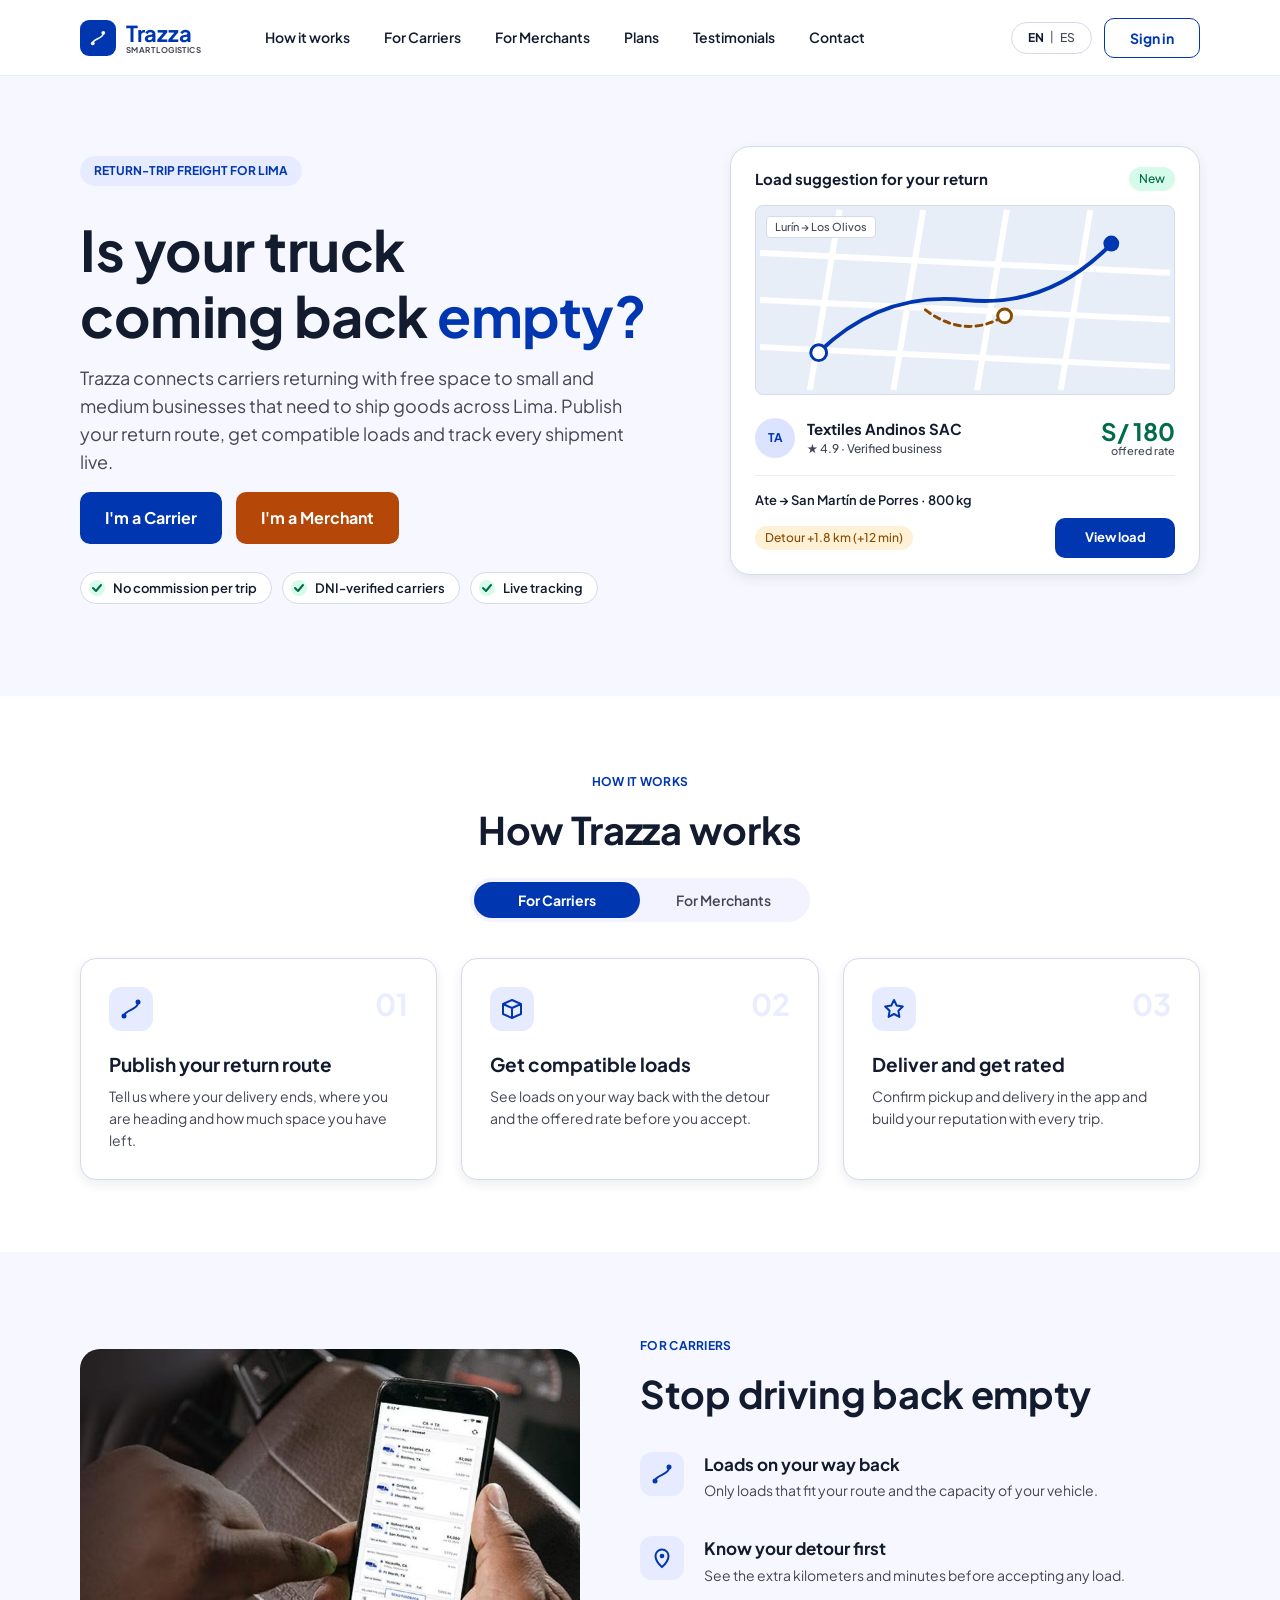
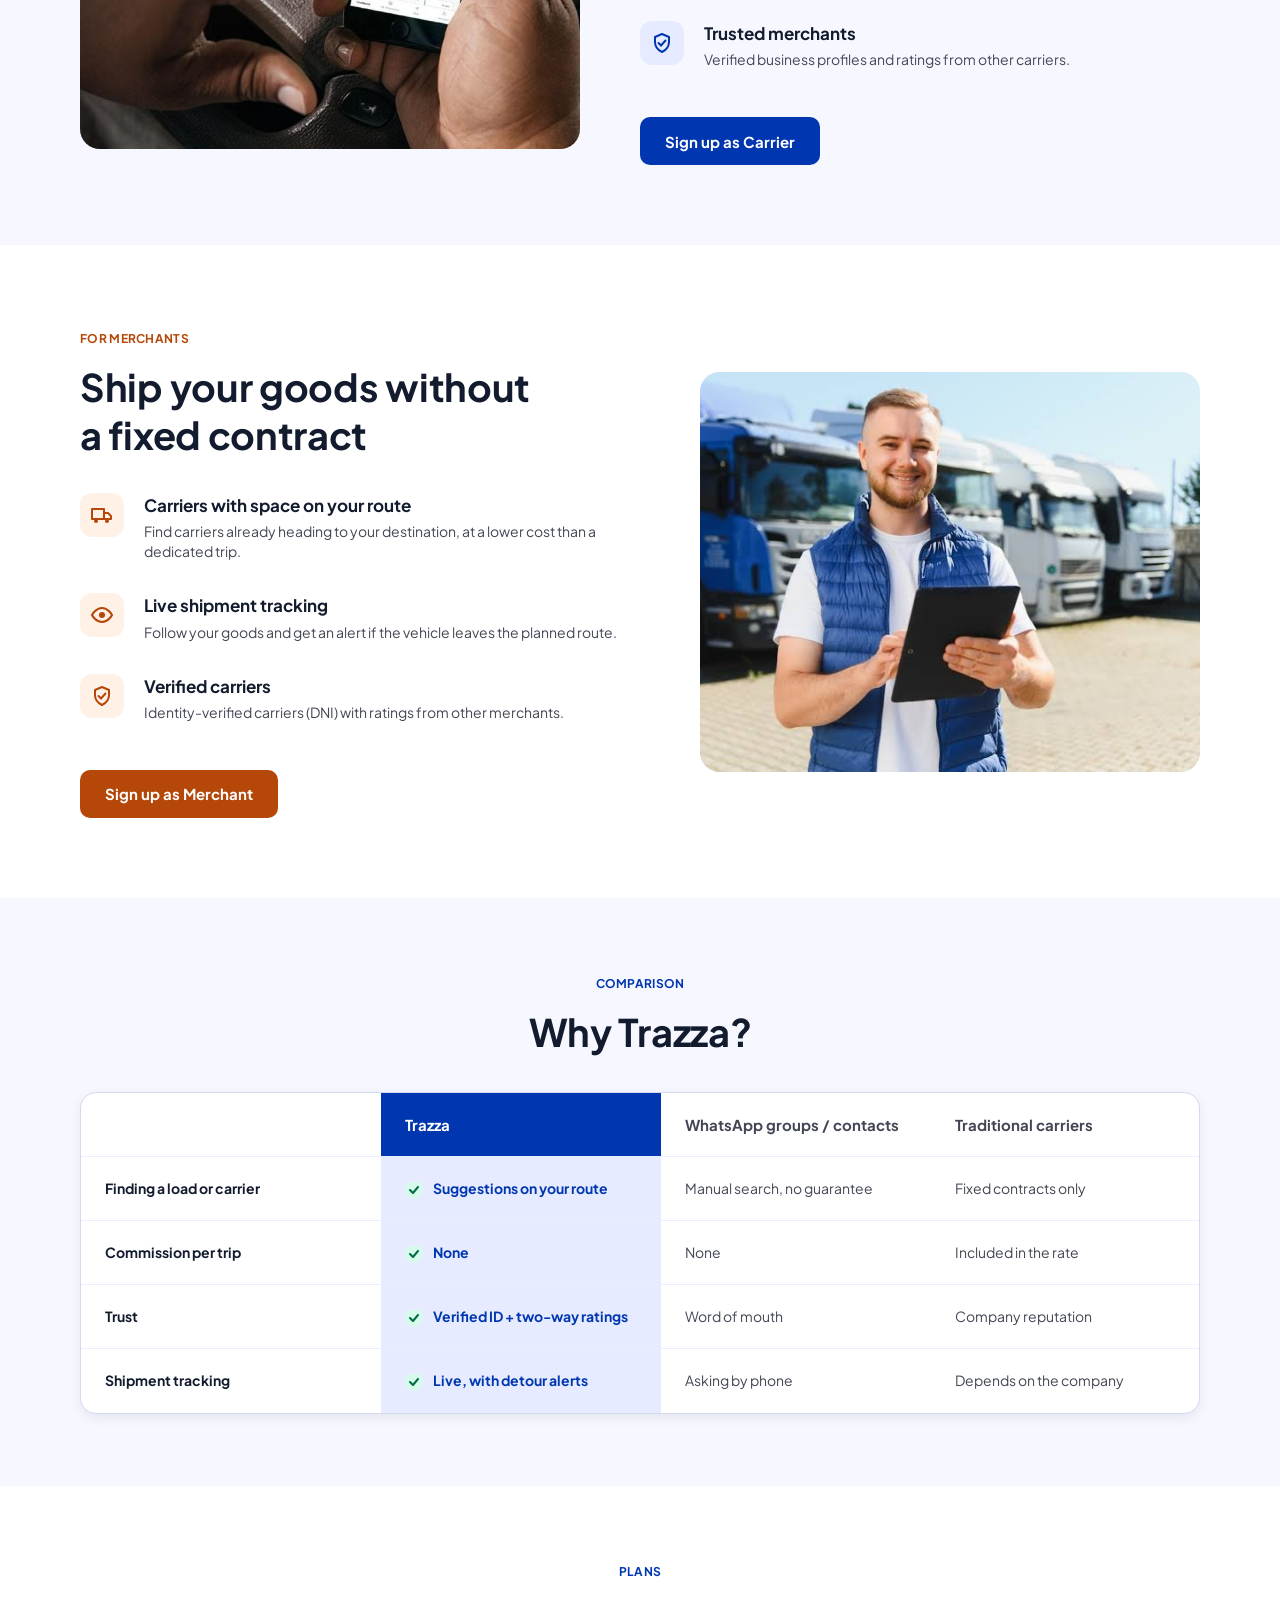
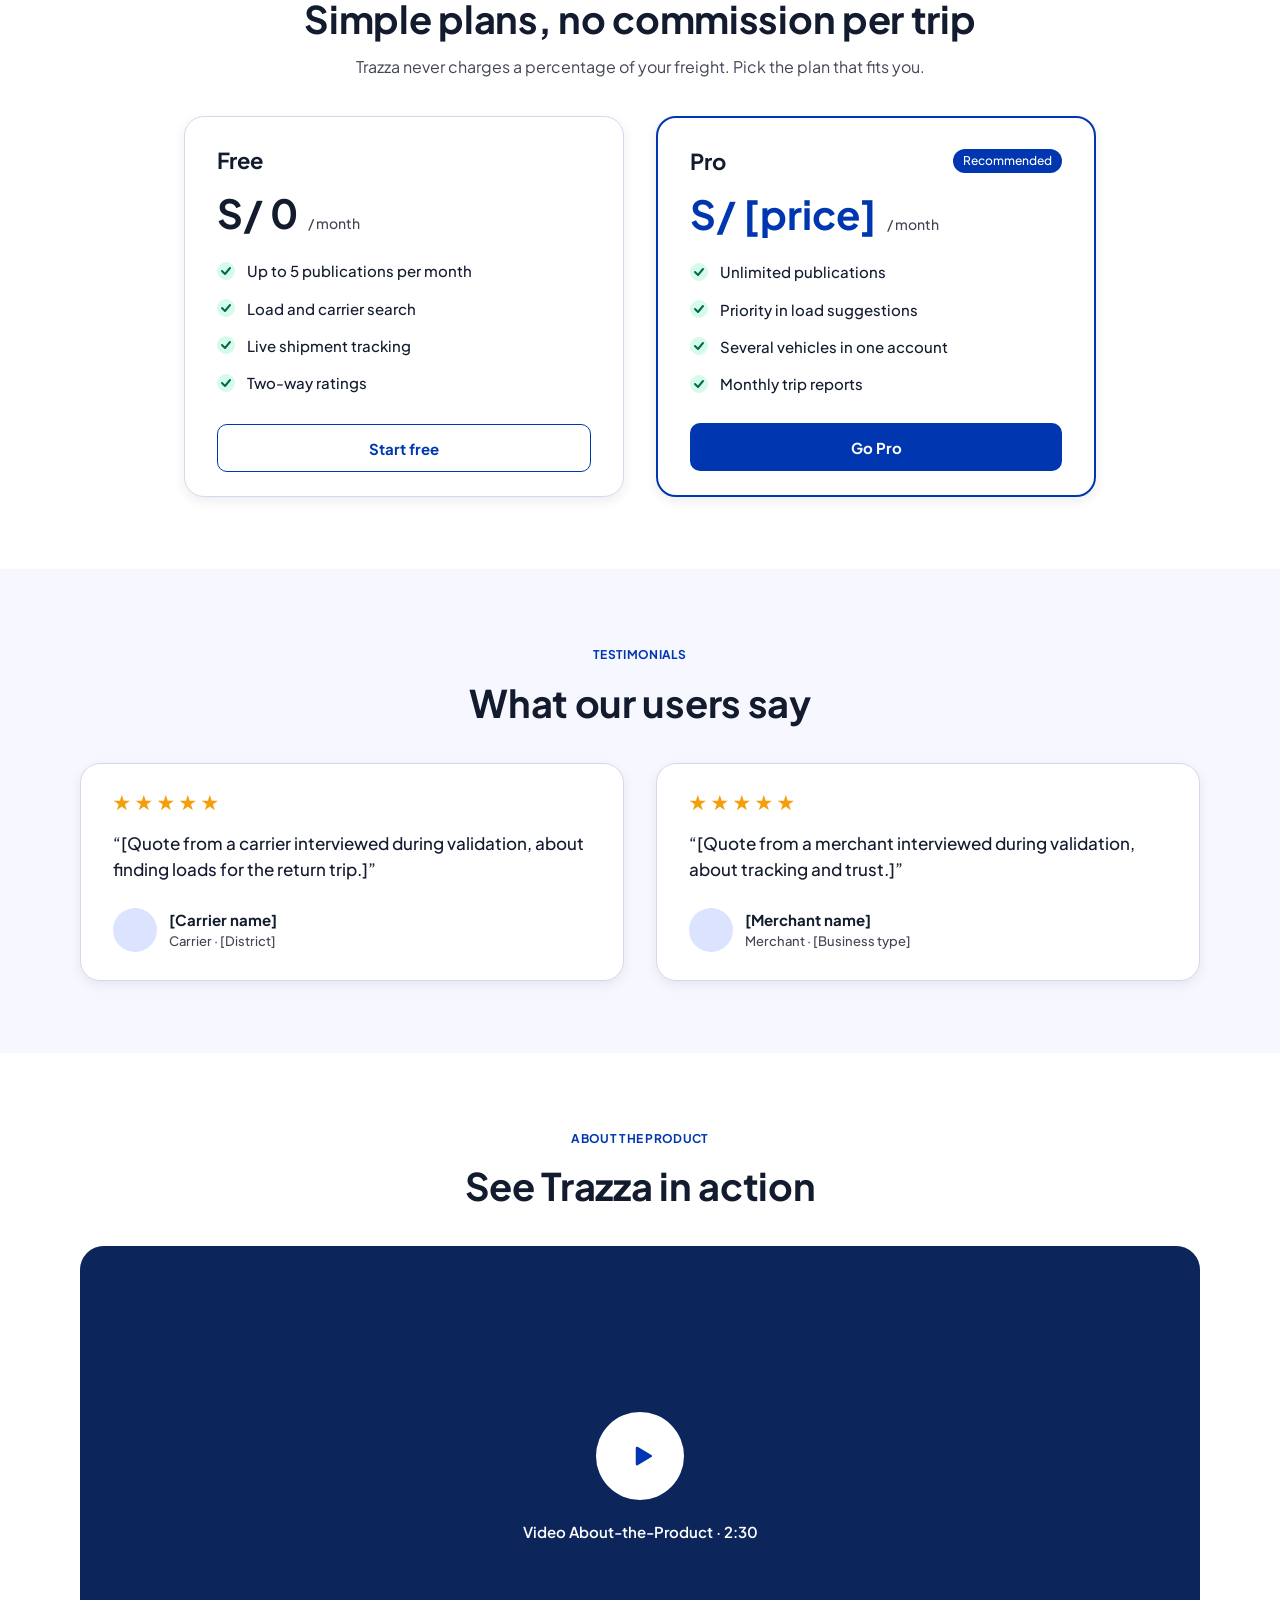
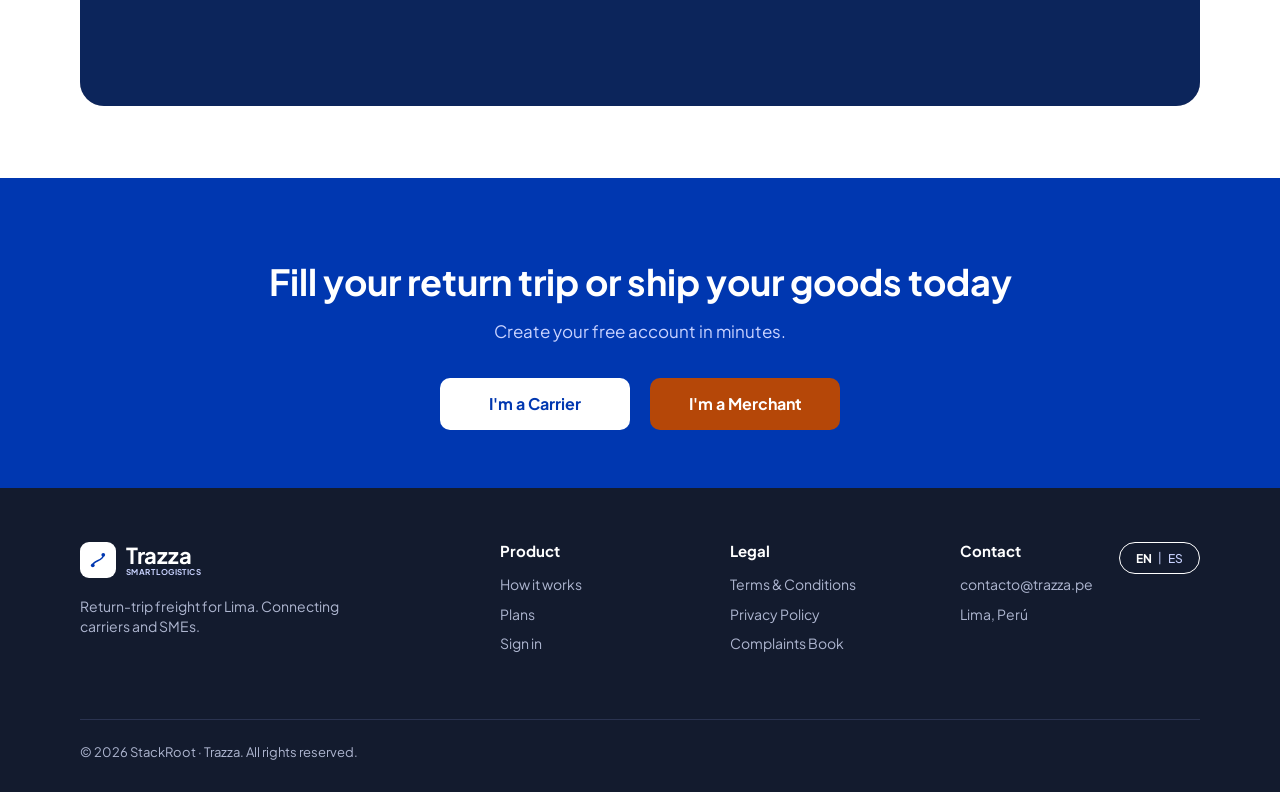
<file: index.html>
<!DOCTYPE html>
<html lang="en">
<head>
    <meta charset="UTF-8">
    <meta name="viewport" content="width=device-width, initial-scale=1.0">
    <title data-i18n="meta.title">Trazza – Return-trip freight for Lima</title>
    <meta name="description" data-i18n-attr="content:meta.description" content="Trazza connects carriers returning with free space to small and medium businesses that need to ship goods across Lima.">
    <!-- Google Fonts -->
    <link rel="preconnect" href="https://fonts.googleapis.com">
    <link rel="preconnect" href="https://fonts.gstatic.com" crossorigin>
    <link href="https://fonts.googleapis.com/css2?family=Plus+Jakarta+Sans:wght@400;500;600;700&display=swap" rel="stylesheet">
    <link rel="stylesheet" href="./styles/style.css">
</head>
<body>

    <!-- Icon sprite -->
    <svg class="icon-sprite" aria-hidden="true" focusable="false">
        <symbol id="i-route" viewBox="0 0 24 24"><path d="M5 19c0-6 14-6 14-13" fill="none" stroke="currentColor" stroke-width="2" stroke-linecap="round"/><circle cx="5" cy="19" r="2.5" fill="currentColor"/><circle cx="19" cy="5" r="2.5" fill="currentColor"/></symbol>
        <symbol id="i-box" viewBox="0 0 24 24"><path d="M3 7l9-4 9 4v10l-9 4-9-4z M3 7l9 4 9-4 M12 11v10" fill="none" stroke="currentColor" stroke-width="2" stroke-linejoin="round"/></symbol>
        <symbol id="i-star" viewBox="0 0 24 24"><path d="M12 3l2.7 5.6 6.1.9-4.4 4.3 1 6.1L12 17l-5.4 2.9 1-6.1L3.2 9.5l6.1-.9z" fill="none" stroke="currentColor" stroke-width="2" stroke-linejoin="round"/></symbol>
        <symbol id="i-pin" viewBox="0 0 24 24"><path d="M12 21s-6.5-5.7-6.5-11a6.5 6.5 0 0 1 13 0C18.5 15.3 12 21 12 21z" fill="none" stroke="currentColor" stroke-width="2"/><circle cx="12" cy="10" r="2.3" fill="currentColor"/></symbol>
        <symbol id="i-shield" viewBox="0 0 24 24"><path d="M12 3l7 3v5c0 5-3.4 8.3-7 10-3.6-1.7-7-5-7-10V6z" fill="none" stroke="currentColor" stroke-width="2" stroke-linejoin="round"/><path d="M8.5 12l2.5 2.5 4.5-5" fill="none" stroke="currentColor" stroke-width="2" stroke-linecap="round"/></symbol>
        <symbol id="i-truck" viewBox="0 0 24 24"><path d="M2 6h12v10H2zM14 10h4l3 3v3h-7z" fill="none" stroke="currentColor" stroke-width="2" stroke-linejoin="round"/><circle cx="6" cy="18" r="2" fill="currentColor"/><circle cx="17" cy="18" r="2" fill="currentColor"/></symbol>
        <symbol id="i-eye" viewBox="0 0 24 24"><path d="M2 12s3.6-7 10-7 10 7 10 7-3.6 7-10 7S2 12 2 12z" fill="none" stroke="currentColor" stroke-width="2"/><circle cx="12" cy="12" r="3" fill="currentColor"/></symbol>
        <symbol id="i-check" viewBox="0 0 16 16"><path d="M4 8l3 3 5-6" fill="none" stroke="currentColor" stroke-width="2" stroke-linecap="round" stroke-linejoin="round"/></symbol>
    </svg>

    <!-- 01 Header -->
    <nav class="navbar">
        <div class="container nav-container">
            <a href="#top" class="logo" aria-label="Trazza home" data-i18n-attr="aria-label:logo.home">
                <span class="logo-mark"><svg viewBox="0 0 24 24" aria-hidden="true"><use href="#i-route"/></svg></span>
                <span class="logo-text">
                    <span class="brand">Trazza</span>
                    <span class="slogan">SMART LOGISTICS</span>
                </span>
            </a>

            <div class="nav-menu" id="nav-menu">
                <ul class="nav-links">
                    <li><a href="#how-it-works" data-i18n="nav.how">How it works</a></li>
                    <li><a href="#carriers" data-i18n="nav.carriers">For Carriers</a></li>
                    <li><a href="#merchants" data-i18n="nav.merchants">For Merchants</a></li>
                    <li><a href="#plans" data-i18n="nav.plans">Plans</a></li>
                    <li><a href="#testimonials" data-i18n="nav.testimonials">Testimonials</a></li>
                    <li><a href="#contact" data-i18n="nav.contact">Contact</a></li>
                </ul>
                <a href="https://main.d1h7l9z3r6ucz4.amplifyapp.com" class="btn btn-outline btn-md nav-signin-mobile" data-i18n="nav.signin">Sign in</a>
            </div>

            <div class="nav-tools">
                <div class="lang-switch" role="group" aria-label="Language" data-i18n-attr="aria-label:lang.group">
                    <button type="button" data-lang="en" class="is-active" aria-pressed="true">EN</button>
                    <span aria-hidden="true">|</span>
                    <button type="button" data-lang="es" aria-pressed="false">ES</button>
                </div>
                <a href="https://main.d1h7l9z3r6ucz4.amplifyapp.com" class="btn btn-outline btn-sm nav-signin" data-i18n="nav.signin">Sign in</a>
                <button class="burger-menu" type="button" aria-label="Open menu" aria-expanded="false" aria-controls="nav-menu">
                    <span></span><span></span><span></span>
                </button>
            </div>
        </div>
    </nav>

    <main id="top">
        <!-- 02 Hero -->
        <header class="hero">
            <div class="container hero-container">
                <div class="hero-content">
                    <span class="tag-label" data-i18n="hero.tag">RETURN-TRIP FREIGHT FOR LIMA</span>
                    <h1 class="hero-title" data-i18n-html="hero.title">Is your truck<br> coming back <span>empty?</span></h1>
                    <p class="hero-desc" data-i18n-html="hero.desc">
                        Trazza connects carriers returning with free space to small and medium businesses that need to ship goods across Lima.
                        <span class="desktop-only">Publish your return route, get compatible loads and track every shipment live.</span>
                    </p>

                    <div class="hero-actions">
                        <a href="registro.html?role=carrier" class="btn btn-primary btn-lg" data-i18n="cta.carrier">I'm a Carrier</a>
                        <a href="registro.html?role=merchant" class="btn btn-secondary btn-lg" data-i18n="cta.merchant">I'm a Merchant</a>
                    </div>

                    <ul class="trust-list">
                        <li class="trust-chip"><span class="check-dot"><svg aria-hidden="true"><use href="#i-check"/></svg></span><span data-i18n="trust.commission">No commission per trip</span></li>
                        <li class="trust-chip"><span class="check-dot"><svg aria-hidden="true"><use href="#i-check"/></svg></span><span data-i18n="trust.dni">DNI-verified carriers</span></li>
                        <li class="trust-chip desktop-only"><span class="check-dot"><svg aria-hidden="true"><use href="#i-check"/></svg></span><span data-i18n="trust.tracking">Live tracking</span></li>
                    </ul>
                </div>

                <!-- Hero card / Load suggestion -->
                <div class="hero-visual">
                    <article class="load-card" aria-label="Example of a load suggestion" data-i18n-attr="aria-label:card.aria">
                        <div class="load-card-head">
                            <h2 data-i18n="card.title">Load suggestion for your return</h2>
                            <span class="chip chip-green" data-i18n="card.new">New</span>
                        </div>

                        <div class="route-map">
                            <svg viewBox="0 0 422 190" preserveAspectRatio="xMidYMid slice" aria-hidden="true">
                                <g stroke="#FFFFFF" stroke-width="6">
                                    <line x1="84.4" y1="4" x2="54.4" y2="186"/>
                                    <line x1="168.8" y1="4" x2="138.8" y2="186"/>
                                    <line x1="253.2" y1="4" x2="223.2" y2="186"/>
                                    <line x1="337.6" y1="4" x2="307.6" y2="186"/>
                                    <line x1="4" y1="47.5" x2="418" y2="67.5"/>
                                    <line x1="4" y1="95" x2="418" y2="115"/>
                                    <line x1="4" y1="142.5" x2="418" y2="162.5"/>
                                </g>
                                <path d="M63 148 Q 127 86 211 95 T 359 38" stroke="#0037B0" stroke-width="4" fill="none" stroke-linecap="round" stroke-linejoin="round"/>
                                <circle cx="63.3" cy="148.2" r="8" fill="#FFFFFF" stroke="#0037B0" stroke-width="3"/>
                                <circle cx="358.7" cy="38" r="8" fill="#0037B0"/>
                                <path d="M171 105 q 40 30 80 6" stroke="#8A4B00" stroke-width="3" fill="none" stroke-linecap="round" stroke-linejoin="round" stroke-dasharray="6 5"/>
                                <circle cx="251" cy="111" r="7" fill="#FFFFFF" stroke="#8A4B00" stroke-width="3"/>
                            </svg>
                            <span class="route-label">Lurín → Los Olivos</span>
                        </div>

                        <div class="load-merchant">
                            <span class="avatar">TA</span>
                            <div class="load-merchant-info">
                                <strong>Textiles Andinos SAC</strong>
                                <span data-i18n="card.rating">★ 4.9 · Verified business</span>
                            </div>
                            <div class="load-rate">
                                <strong>S/ 180</strong>
                                <span data-i18n="card.rate">offered rate</span>
                            </div>
                        </div>

                        <hr class="divider">

                        <p class="load-route">Ate → San Martín de Porres · 800 kg</p>
                        <div class="load-card-foot">
                            <span class="chip chip-amber" data-i18n="card.detour">Detour +1.8 km (+12 min)</span>
                            <a href="https://main.d1h7l9z3r6ucz4.amplifyapp.com" class="btn btn-primary btn-sm" data-i18n="card.view">View load</a>
                        </div>
                    </article>
                </div>
            </div>
        </header>

        <!-- 03 How it works -->
        <section id="how-it-works" class="section">
            <div class="container">
                <div class="section-head center">
                    <span class="eyebrow" data-i18n="how.eyebrow">HOW IT WORKS</span>
                    <h2 data-i18n="how.title">How Trazza works</h2>
                </div>

                <div class="segmented" role="tablist" aria-label="Choose your profile" data-i18n-attr="aria-label:how.profile" data-segmented="steps">
                    <button type="button" role="tab" class="is-active" aria-selected="true" data-panel="carriers" data-i18n="how.tabCarriers">For Carriers</button>
                    <button type="button" role="tab" aria-selected="false" data-panel="merchants" data-i18n="how.tabMerchants">For Merchants</button>
                </div>

                <!-- Carriers -->
                <div class="steps-grid" role="tabpanel" data-panel-group="steps" data-panel-id="carriers">
                    <article class="step-card">
                        <span class="icon-box"><svg class="icon" aria-hidden="true"><use href="#i-route"/></svg></span>
                        <span class="step-num" aria-hidden="true">01</span>
                        <h3 data-i18n="how.c1.title">Publish your return route</h3>
                        <p data-i18n="how.c1.text">Tell us where your delivery ends, where you are heading and how much space you have left.</p>
                    </article>
                    <article class="step-card">
                        <span class="icon-box"><svg class="icon" aria-hidden="true"><use href="#i-box"/></svg></span>
                        <span class="step-num" aria-hidden="true">02</span>
                        <h3 data-i18n="how.c2.title">Get compatible loads</h3>
                        <p data-i18n="how.c2.text">See loads on your way back with the detour and the offered rate before you accept.</p>
                    </article>
                    <article class="step-card">
                        <span class="icon-box"><svg class="icon" aria-hidden="true"><use href="#i-star"/></svg></span>
                        <span class="step-num" aria-hidden="true">03</span>
                        <h3 data-i18n="how.c3.title">Deliver and get rated</h3>
                        <p data-i18n="how.c3.text">Confirm pickup and delivery in the app and build your reputation with every trip.</p>
                    </article>
                </div>

                <!-- Merchants -->
                <div class="steps-grid" role="tabpanel" data-panel-group="steps" data-panel-id="merchants" hidden>
                    <article class="step-card">
                        <span class="icon-box icon-box--orange"><svg class="icon" aria-hidden="true"><use href="#i-box"/></svg></span>
                        <span class="step-num" aria-hidden="true">01</span>
                        <h3 data-i18n="how.m1.title">Publish your shipment</h3>
                        <p data-i18n="how.m1.text">Tell us what you need to move, the pickup and delivery points and the approximate weight.</p>
                    </article>
                    <article class="step-card">
                        <span class="icon-box icon-box--orange"><svg class="icon" aria-hidden="true"><use href="#i-truck"/></svg></span>
                        <span class="step-num" aria-hidden="true">02</span>
                        <h3 data-i18n="how.m2.title">Choose a carrier on your route</h3>
                        <p data-i18n="how.m2.text">See verified carriers already heading your way, with their rating and the rate before you confirm.</p>
                    </article>
                    <article class="step-card">
                        <span class="icon-box icon-box--orange"><svg class="icon" aria-hidden="true"><use href="#i-eye"/></svg></span>
                        <span class="step-num" aria-hidden="true">03</span>
                        <h3 data-i18n="how.m3.title">Track and rate</h3>
                        <p data-i18n="how.m3.text">Follow your goods live and rate the carrier once the delivery is confirmed.</p>
                    </article>
                </div>
            </div>
        </section>

        <!-- 04 For Carriers -->
        <section id="carriers" class="section bg-light">
            <div class="container split">
                <figure class="split-media split-media--carrier">
                    <img src="./img/carrier-checking-loads.jpg" alt="Carrier checking load suggestions on his phone" data-i18n-attr="alt:carriers.photo" width="1200" height="680" loading="lazy">
                </figure>

                <div class="split-content">
                    <span class="eyebrow" data-i18n="carriers.eyebrow">FOR CARRIERS</span>
                    <h2 data-i18n="carriers.title">Stop driving back empty</h2>
                    <ul class="feature-list">
                        <li class="feature-row">
                            <span class="icon-box"><svg class="icon" aria-hidden="true"><use href="#i-route"/></svg></span>
                            <div><h3 data-i18n="carriers.f1.title">Loads on your way back</h3><p data-i18n="carriers.f1.text">Only loads that fit your route and the capacity of your vehicle.</p></div>
                        </li>
                        <li class="feature-row">
                            <span class="icon-box"><svg class="icon" aria-hidden="true"><use href="#i-pin"/></svg></span>
                            <div><h3 data-i18n="carriers.f2.title">Know your detour first</h3><p data-i18n="carriers.f2.text">See the extra kilometers and minutes before accepting any load.</p></div>
                        </li>
                        <li class="feature-row">
                            <span class="icon-box"><svg class="icon" aria-hidden="true"><use href="#i-shield"/></svg></span>
                            <div><h3 data-i18n="carriers.f3.title">Trusted merchants</h3><p data-i18n="carriers.f3.text">Verified business profiles and ratings from other carriers.</p></div>
                        </li>
                    </ul>
                    <a href="registro.html?role=carrier" class="btn btn-primary btn-md split-cta" data-i18n="carriers.cta">Sign up as Carrier</a>
                </div>
            </div>
        </section>

        <!-- 05 For Merchants -->
        <section id="merchants" class="section">
            <div class="container split split--reverse">
                <div class="split-content">
                    <span class="eyebrow eyebrow--orange" data-i18n="merchants.eyebrow">FOR MERCHANTS</span>
                    <h2 data-i18n-html="merchants.title">Ship your goods without<br> a fixed contract</h2>
                    <ul class="feature-list feature-list--orange">
                        <li class="feature-row">
                            <span class="icon-box icon-box--orange"><svg class="icon" aria-hidden="true"><use href="#i-truck"/></svg></span>
                            <div><h3 data-i18n="merchants.f1.title">Carriers with space on your route</h3><p data-i18n="merchants.f1.text">Find carriers already heading to your destination, at a lower cost than a dedicated trip.</p></div>
                        </li>
                        <li class="feature-row">
                            <span class="icon-box icon-box--orange"><svg class="icon" aria-hidden="true"><use href="#i-eye"/></svg></span>
                            <div><h3 data-i18n="merchants.f2.title">Live shipment tracking</h3><p data-i18n="merchants.f2.text">Follow your goods and get an alert if the vehicle leaves the planned route.</p></div>
                        </li>
                        <li class="feature-row">
                            <span class="icon-box icon-box--orange"><svg class="icon" aria-hidden="true"><use href="#i-shield"/></svg></span>
                            <div><h3 data-i18n="merchants.f3.title">Verified carriers</h3><p data-i18n="merchants.f3.text">Identity-verified carriers (DNI) with ratings from other merchants.</p></div>
                        </li>
                    </ul>
                    <a href="registro.html?role=merchant" class="btn btn-secondary btn-md split-cta" data-i18n="merchants.cta">Sign up as Merchant</a>
                </div>

                <figure class="split-media split-media--merchant">
                    <img src="./img/merchant-preparing-shipment.jpg" alt="SME owner preparing a shipment" data-i18n-attr="alt:merchants.photo" width="679" height="452" loading="lazy">
                </figure>
            </div>
        </section>

        <!-- 06 Comparison -->
        <section id="comparison" class="section bg-light">
            <div class="container">
                <div class="section-head center">
                    <span class="eyebrow" data-i18n="compare.eyebrow">COMPARISON</span>
                    <h2 data-i18n="compare.title">Why Trazza?</h2>
                </div>

                <!-- Desktop / tablet: table -->
                <div class="compare-table-wrap">
                    <table class="compare-table">
                        <colgroup>
                            <col class="col-criteria"><col class="col-trazza"><col class="col-other"><col>
                        </colgroup>
                        <thead>
                            <tr>
                                <th scope="col"><span class="sr-only" data-i18n="compare.criteria">Criteria</span></th>
                                <th scope="col" class="is-trazza">Trazza</th>
                                <th scope="col" data-i18n="compare.whatsapp">WhatsApp groups / contacts</th>
                                <th scope="col" data-i18n="compare.traditional">Traditional carriers</th>
                            </tr>
                        </thead>
                        <tbody>
                            <tr>
                                <th scope="row" data-i18n="compare.r1">Finding a load or carrier</th>
                                <td class="is-trazza"><span class="check-dot"><svg aria-hidden="true"><use href="#i-check"/></svg></span><span data-i18n="compare.r1.trazza">Suggestions on your route</span></td>
                                <td data-i18n="compare.r1.whatsapp">Manual search, no guarantee</td>
                                <td data-i18n="compare.r1.traditional">Fixed contracts only</td>
                            </tr>
                            <tr>
                                <th scope="row" data-i18n="compare.r2">Commission per trip</th>
                                <td class="is-trazza"><span class="check-dot"><svg aria-hidden="true"><use href="#i-check"/></svg></span><span data-i18n="compare.r2.trazza">None</span></td>
                                <td data-i18n="compare.r2.whatsapp">None</td>
                                <td data-i18n="compare.r2.traditional">Included in the rate</td>
                            </tr>
                            <tr>
                                <th scope="row" data-i18n="compare.r3">Trust</th>
                                <td class="is-trazza"><span class="check-dot"><svg aria-hidden="true"><use href="#i-check"/></svg></span><span data-i18n="compare.r3.trazza">Verified ID + two-way ratings</span></td>
                                <td data-i18n="compare.r3.whatsapp">Word of mouth</td>
                                <td data-i18n="compare.r3.traditional">Company reputation</td>
                            </tr>
                            <tr>
                                <th scope="row" data-i18n="compare.r4">Shipment tracking</th>
                                <td class="is-trazza"><span class="check-dot"><svg aria-hidden="true"><use href="#i-check"/></svg></span><span data-i18n="compare.r4.trazza">Live, with detour alerts</span></td>
                                <td data-i18n="compare.r4.whatsapp">Asking by phone</td>
                                <td data-i18n="compare.r4.traditional">Depends on the company</td>
                            </tr>
                        </tbody>
                    </table>
                </div>

                <!-- Mobile: cards -->
                <div class="compare-cards">
                    <article class="compare-card">
                        <h3 data-i18n="compare.r1">Finding a load or carrier</h3>
                        <p class="compare-trazza" data-i18n="compare.m1.trazza">Trazza: Suggestions on your route</p>
                        <p class="compare-others" data-i18n="compare.m1.others">Others: Manual search in groups</p>
                    </article>
                    <article class="compare-card">
                        <h3 data-i18n="compare.r2">Commission per trip</h3>
                        <p class="compare-trazza" data-i18n="compare.m2.trazza">Trazza: None</p>
                        <p class="compare-others" data-i18n="compare.m2.others">Others: Included (traditional carriers)</p>
                    </article>
                    <article class="compare-card">
                        <h3 data-i18n="compare.r3">Trust</h3>
                        <p class="compare-trazza" data-i18n="compare.m3.trazza">Trazza: Verified ID + ratings</p>
                        <p class="compare-others" data-i18n="compare.m3.others">Others: Word of mouth</p>
                    </article>
                    <article class="compare-card">
                        <h3 data-i18n="compare.r4">Shipment tracking</h3>
                        <p class="compare-trazza" data-i18n="compare.m4.trazza">Trazza: Live, with detour alerts</p>
                        <p class="compare-others" data-i18n="compare.m4.others">Others: Asking by phone</p>
                    </article>
                </div>
            </div>
        </section>

        <!-- 07 Plans -->
        <section id="plans" class="section">
            <div class="container">
                <div class="section-head center">
                    <span class="eyebrow" data-i18n="plans.eyebrow">PLANS</span>
                    <h2 data-i18n="plans.title">Simple plans, no commission per trip</h2>
                    <p class="section-sub" data-i18n="plans.sub">Trazza never charges a percentage of your freight. Pick the plan that fits you.</p>
                </div>

                <div class="plans-grid">
                    <article class="plan-card">
                        <h3 data-i18n="plans.free">Free</h3>
                        <p class="plan-price"><strong>S/ 0</strong><span data-i18n="plans.month">/ month</span></p>
                        <ul class="plan-features">
                            <li><span class="check-dot"><svg aria-hidden="true"><use href="#i-check"/></svg></span><span data-i18n="plans.free.f1">Up to 5 publications per month</span></li>
                            <li><span class="check-dot"><svg aria-hidden="true"><use href="#i-check"/></svg></span><span data-i18n="plans.free.f2">Load and carrier search</span></li>
                            <li><span class="check-dot"><svg aria-hidden="true"><use href="#i-check"/></svg></span><span data-i18n="plans.free.f3">Live shipment tracking</span></li>
                            <li><span class="check-dot"><svg aria-hidden="true"><use href="#i-check"/></svg></span><span data-i18n="plans.free.f4">Two-way ratings</span></li>
                        </ul>
                        <a href="registro.html" class="btn btn-outline btn-md btn-block" data-i18n="plans.free.cta">Start free</a>
                    </article>

                    <article class="plan-card plan-card--featured">
                        <div class="plan-head">
                            <h3>Pro</h3>
                            <span class="chip chip-primary" data-i18n="plans.recommended">Recommended</span>
                        </div>
                        <p class="plan-price"><strong data-i18n="plans.pro.price">S/ [price]</strong><span data-i18n="plans.month">/ month</span></p>
                        <ul class="plan-features">
                            <li><span class="check-dot"><svg aria-hidden="true"><use href="#i-check"/></svg></span><span data-i18n="plans.pro.f1">Unlimited publications</span></li>
                            <li><span class="check-dot"><svg aria-hidden="true"><use href="#i-check"/></svg></span><span data-i18n="plans.pro.f2">Priority in load suggestions</span></li>
                            <li><span class="check-dot"><svg aria-hidden="true"><use href="#i-check"/></svg></span><span data-i18n="plans.pro.f3">Several vehicles in one account</span></li>
                            <li><span class="check-dot"><svg aria-hidden="true"><use href="#i-check"/></svg></span><span data-i18n="plans.pro.f4">Monthly trip reports</span></li>
                        </ul>
                        <a href="registro.html" class="btn btn-primary btn-md btn-block" data-i18n="plans.pro.cta">Go Pro</a>
                    </article>
                </div>
            </div>
        </section>

        <!-- 08 Testimonials -->
        <section id="testimonials" class="section bg-light">
            <div class="container">
                <div class="section-head center">
                    <span class="eyebrow" data-i18n="testimonials.eyebrow">TESTIMONIALS</span>
                    <h2 data-i18n="testimonials.title">What our users say</h2>
                </div>

                <div class="testimonial-grid" data-slider>
                    <article class="testimonial-card">
                        <div class="stars" aria-label="5 out of 5 stars" data-i18n-attr="aria-label:testimonials.stars">★★★★★</div>
                        <p class="quote" data-i18n="testimonials.q1">“[Quote from a carrier interviewed during validation, about finding loads for the return trip.]”</p>
                        <div class="testimonial-author">
                            <span class="avatar avatar-lg" aria-hidden="true"></span>
                            <div>
                                <strong data-i18n="testimonials.n1">[Carrier name]</strong>
                                <span data-i18n="testimonials.r1">Carrier · [District]</span>
                            </div>
                        </div>
                    </article>
                    <article class="testimonial-card">
                        <div class="stars" aria-label="5 out of 5 stars" data-i18n-attr="aria-label:testimonials.stars">★★★★★</div>
                        <p class="quote" data-i18n="testimonials.q2">“[Quote from a merchant interviewed during validation, about tracking and trust.]”</p>
                        <div class="testimonial-author">
                            <span class="avatar avatar-lg" aria-hidden="true"></span>
                            <div>
                                <strong data-i18n="testimonials.n2">[Merchant name]</strong>
                                <span data-i18n="testimonials.r2">Merchant · [Business type]</span>
                            </div>
                        </div>
                    </article>
                </div>
                <div class="slider-dots" aria-hidden="true">
                    <button type="button" class="is-active" data-slider-dot tabindex="-1"></button>
                    <button type="button" data-slider-dot tabindex="-1"></button>
                </div>
            </div>
        </section>

        <!-- 09 Video About-the-Product -->
        <section id="video" class="section">
            <div class="container">
                <div class="section-head center">
                    <span class="eyebrow" data-i18n="video.eyebrow">ABOUT THE PRODUCT</span>
                    <h2 data-i18n="video.title">See Trazza in action</h2>
                </div>

                <button type="button" class="video-box" aria-label="Play the About-the-Product video" data-i18n-attr="aria-label:video.play">
                    <span class="play-btn" aria-hidden="true">
                        <svg viewBox="0 0 24 24"><path d="M8 5.5l11 6.5-11 6.5z" fill="currentColor" stroke="currentColor" stroke-width="2" stroke-linejoin="round"/></svg>
                    </span>
                    <span class="video-caption desktop-only" data-i18n="video.caption">Video About-the-Product · 2:30</span>
                </button>
            </div>
        </section>

        <!-- 10 Final CTA -->
        <section class="cta-section">
            <div class="container cta-container">
                <h2 data-i18n="final.title">Fill your return trip or ship your goods today</h2>
                <p class="desktop-only" data-i18n="final.sub">Create your free account in minutes.</p>
                <div class="cta-actions">
                    <a href="registro.html?role=carrier" class="btn btn-white btn-lg" data-i18n="cta.carrier">I'm a Carrier</a>
                    <a href="registro.html?role=merchant" class="btn btn-secondary btn-lg" data-i18n="cta.merchant">I'm a Merchant</a>
                </div>
            </div>
        </section>
    </main>

    <!-- 11 Footer -->
    <footer class="footer" id="contact">
        <div class="container footer-grid">
            <div class="footer-brand">
                <a href="#top" class="logo logo--light" aria-label="Trazza home" data-i18n-attr="aria-label:logo.home">
                    <span class="logo-mark"><svg viewBox="0 0 24 24" aria-hidden="true"><use href="#i-route"/></svg></span>
                    <span class="logo-text">
                        <span class="brand">Trazza</span>
                        <span class="slogan">SMART LOGISTICS</span>
                    </span>
                </a>
                <p class="desktop-only" data-i18n="footer.desc">Return-trip freight for Lima. Connecting carriers and SMEs.</p>
            </div>
            <div class="footer-col">
                <h4 data-i18n="footer.product">Product</h4>
                <ul>
                    <li><a href="#how-it-works" data-i18n="nav.how">How it works</a></li>
                    <li><a href="#plans" data-i18n="nav.plans">Plans</a></li>
                    <li><a href="https://main.d1h7l9z3r6ucz4.amplifyapp.com" data-i18n="nav.signin">Sign in</a></li>
                </ul>
            </div>
            <div class="footer-col">
                <h4 data-i18n="footer.legal">Legal</h4>
                <ul>
                    <li><a href="#" data-i18n="footer.terms">Terms &amp; Conditions</a></li>
                    <li><a href="#" data-i18n="footer.privacy">Privacy Policy</a></li>
                    <li><a href="#" data-i18n="footer.complaints">Complaints Book</a></li>
                </ul>
            </div>
            <div class="footer-col">
                <h4 data-i18n="footer.contact">Contact</h4>
                <ul>
                    <li><a href="mailto:contacto@trazza.pe">contacto@trazza.pe</a></li>
                    <li>Lima, Perú</li>
                </ul>
            </div>
            <div class="footer-lang">
                <div class="lang-switch lang-switch--dark" role="group" aria-label="Language" data-i18n-attr="aria-label:lang.group">
                    <button type="button" data-lang="en" class="is-active" aria-pressed="true">EN</button>
                    <span aria-hidden="true">|</span>
                    <button type="button" data-lang="es" aria-pressed="false">ES</button>
                </div>
            </div>
        </div>
        <div class="container footer-bottom">
            <p data-i18n-html="footer.copy">&copy; 2026 StackRoot · Trazza<span class="desktop-only">. All rights reserved.</span></p>
        </div>
    </footer>

    <script src="./scripts/i18n.js"></script>
    <script src="./scripts/main.js"></script>
</body>
</html>
</file>
<file: styles/style.css>
:root {
    /* Brand */
    --primary: #0037B0;
    --primary-hover: #002C8F;
    --primary-tint: #E6EBFF;
    --primary-soft: #F2F3FF;
    --secondary: #B54708;
    --secondary-hover: #963B06;
    --secondary-tint: #FFF1E6;

    /* Status */
    --green: #006C4A;
    --green-tint: #D6FBEA;
    --amber: #8A4B00;
    --amber-tint: #FFF1D6;
    --star: #F59E0B;

    /* Text */
    --text-dark: #131B2E;
    --text-body: #434655;
    --text-light: #434655;

    /* Surfaces & borders */
    --white: #FFFFFF;
    --bg-light: #F7F8FF;
    --border-color: #D5D9EE;
    --border-soft: #EAEDFF;
    --avatar-bg: #DCE3FF;
    --map-bg: #E8EEF7;
    --media-bg: #DCE3F5;

    /* Dark areas */
    --footer-bg: #131B2E;
    --footer-text: #AEB6D0;
    --footer-line: #2A3350;
    --on-primary-muted: #C9D3FF;

    --shadow-card: 0 4px 12px rgba(19, 27, 46, 0.08);
    --shadow-header: 0 2px 10px rgba(19, 27, 46, 0.06);

    --font-sans: 'Plus Jakarta Sans', system-ui, -apple-system, 'Segoe UI', sans-serif;
    --header-h: 76px;
}

*,
*::before,
*::after {
    margin: 0;
    padding: 0;
    box-sizing: border-box;
}

html {
    scroll-behavior: smooth;
}

body {
    font-family: var(--font-sans);
    color: var(--text-body);
    line-height: 1.55;
    background-color: var(--white);
    -webkit-font-smoothing: antialiased;
}

body.menu-open {
    overflow: hidden;
}

h1, h2, h3, h4, h5, h6 {
    color: var(--text-dark);
    font-weight: 700;
    line-height: 1.2;
}

a {
    text-decoration: none;
    color: inherit;
}

ul {
    list-style: none;
}

img {
    max-width: 100%;
    display: block;
}

button {
    font-family: inherit;
}

:focus-visible {
    outline: 2px solid var(--primary);
    outline-offset: 2px;
}

.icon-sprite {
    position: absolute;
    width: 0;
    height: 0;
    overflow: hidden;
}

.sr-only {
    position: absolute;
    width: 1px;
    height: 1px;
    overflow: hidden;
    clip: rect(0 0 0 0);
    white-space: nowrap;
}

.container {
    width: 100%;
    max-width: 1280px;
    margin: 0 auto;
    padding: 0 80px;
}

section[id],
footer[id] {
    scroll-margin-top: var(--header-h);
}

.bg-light { background-color: var(--bg-light); }
.center { text-align: center; }
.flex-between { display: flex; justify-content: space-between; align-items: center; }
.mobile-only { display: none; }
.text-green { color: var(--green); }
.text-blue { color: var(--primary); }
.text-orange { color: var(--secondary); }

.btn {
    display: inline-flex;
    align-items: center;
    justify-content: center;
    gap: 8px;
    padding: 0 22px;
    height: 44px;
    border-radius: 10px;
    border: 1.5px solid transparent;
    font-family: var(--font-sans);
    font-weight: 700;
    font-size: 14px;
    line-height: 1;
    cursor: pointer;
    white-space: nowrap;
    transition: background-color 0.2s ease, color 0.2s ease, border-color 0.2s ease;
}
.btn-sm { height: 40px; padding: 0 20px; font-size: 14px; }
.btn-md { height: 48px; padding: 0 24px; font-size: 15px; }
.btn-lg,
.btn-large { height: 52px; padding: 0 24px; font-size: 16px; }
.btn-block { width: 100%; }

.btn-primary { background-color: var(--primary); color: var(--white); }
.btn-primary:hover { background-color: var(--primary-hover); }

.btn-secondary { background-color: var(--secondary); color: var(--white); }
.btn-secondary:hover { background-color: var(--secondary-hover); }

.btn-outline { background-color: var(--white); color: var(--primary); border-color: var(--primary); }
.btn-outline:hover { background-color: var(--primary-tint); }

.btn-white { background-color: var(--white); color: var(--primary); }
.btn-white:hover { background-color: var(--primary-tint); }

.chip {
    display: inline-flex;
    align-items: center;
    height: 24px;
    padding: 0 10px;
    border-radius: 12px;
    font-size: 12px;
    font-weight: 500;
    white-space: nowrap;
}
.chip-green { background-color: var(--green-tint); color: var(--green); }
.chip-amber { background-color: var(--amber-tint); color: var(--amber); }
.chip-primary { background-color: var(--primary); color: var(--white); }

.check-dot {
    flex-shrink: 0;
    width: 18px;
    height: 18px;
    border-radius: 50%;
    background-color: var(--green-tint);
    color: var(--green);
    display: inline-flex;
    align-items: center;
    justify-content: center;
}
.check-dot svg {
    width: 16px;
    height: 16px;
}

.icon-box {
    flex-shrink: 0;
    width: 44px;
    height: 44px;
    border-radius: 12px;
    background-color: var(--primary-tint);
    color: var(--primary);
    display: inline-flex;
    align-items: center;
    justify-content: center;
}
.icon-box--orange {
    background-color: var(--secondary-tint);
    color: var(--secondary);
}
.icon {
    width: 24px;
    height: 24px;
}

.logo {
    display: inline-flex;
    align-items: center;
    gap: 10px;
}
.logo-mark {
    width: 36px;
    height: 36px;
    border-radius: 9px;
    background-color: var(--primary);
    color: var(--white);
    display: inline-flex;
    align-items: center;
    justify-content: center;
}
.logo-mark svg {
    width: 18px;
    height: 18px;
}
.logo-text {
    display: flex;
    flex-direction: column;
    line-height: 1;
}
.logo-text .brand {
    font-size: 22px;
    font-weight: 700;
    color: var(--primary);
    letter-spacing: -0.3px;
}
.logo-text .slogan {
    margin-top: 2px;
    font-size: 8px;
    font-weight: 700;
    color: var(--text-body);
    letter-spacing: 0.4px;
}
.logo--light .logo-mark { background-color: var(--white); color: var(--primary); }
.logo--light .brand { color: var(--white); }
.logo--light .slogan { color: var(--on-primary-muted); }

.lang-switch {
    display: inline-flex;
    align-items: center;
    gap: 4px;
    height: 32px;
    padding: 0 14px;
    border-radius: 16px;
    border: 1px solid var(--border-color);
    background-color: var(--white);
    font-size: 12px;
    color: var(--text-body);
}
.lang-switch button {
    background: none;
    border: none;
    font-size: 12px;
    font-weight: 500;
    color: var(--text-body);
    cursor: pointer;
    padding: 0 2px;
}
.lang-switch button.is-active {
    font-weight: 700;
    color: var(--text-dark);
}
.lang-switch--dark {
    background: none;
    border-color: var(--white);
    color: var(--on-primary-muted);
}
.lang-switch--dark button { color: var(--on-primary-muted); }
.lang-switch--dark button.is-active { color: var(--white); }

.navbar {
    position: sticky;
    top: 0;
    z-index: 100;
    height: var(--header-h);
    background-color: var(--white);
    border-bottom: 1px solid var(--border-soft);
}
.nav-container {
    height: 100%;
    display: flex;
    align-items: center;
}
.nav-menu {
    flex: 1;
    display: flex;
    align-items: center;
    margin-left: 64px;
}
.nav-links {
    display: flex;
    gap: 34px;
}
.nav-links a {
    font-size: 14px;
    font-weight: 600;
    color: var(--text-dark);
    transition: color 0.2s;
}
.nav-links a:hover {
    color: var(--primary);
}
.nav-signin-mobile {
    display: none;
}
.nav-tools {
    display: flex;
    align-items: center;
    gap: 12px;
}
.nav-signin {
    min-width: 96px;
    padding: 0 16px;
}
.burger-menu {
    display: none;
    width: 44px;
    height: 40px;
    border-radius: 10px;
    border: 1px solid var(--border-color);
    background-color: var(--white);
    cursor: pointer;
    flex-direction: column;
    align-items: center;
    justify-content: center;
    gap: 4.5px;
}
.burger-menu span {
    display: block;
    width: 20px;
    height: 2.5px;
    border-radius: 1px;
    background-color: var(--text-dark);
    transition: transform 0.25s ease, opacity 0.2s ease;
}
.burger-menu.is-open span:nth-child(1) { transform: translateY(7px) rotate(45deg); }
.burger-menu.is-open span:nth-child(2) { opacity: 0; }
.burger-menu.is-open span:nth-child(3) { transform: translateY(-7px) rotate(-45deg); }

.hero {
    background-color: var(--bg-light);
    padding: 70px 0 92px;
}
.hero-container {
    display: grid;
    grid-template-columns: minmax(0, 1fr) 470px;
    gap: 60px;
    align-items: start;
}
.hero-content {
    padding-top: 10px;
}
.tag-label {
    display: inline-flex;
    align-items: center;
    height: 30px;
    padding: 0 14px;
    border-radius: 15px;
    background-color: var(--primary-tint);
    color: var(--primary);
    font-size: 12px;
    font-weight: 700;
    margin-bottom: 30px;
}
.hero-title {
    font-size: 56px;
    line-height: 66px;
    letter-spacing: -0.5px;
    margin-bottom: 16px;
}
.hero-title span {
    color: var(--primary);
}
.hero-desc {
    font-size: 18px;
    line-height: 28px;
    color: var(--text-body);
    max-width: 560px;
    margin-bottom: 16px;
}
.hero-actions {
    display: flex;
    gap: 14px;
    margin-bottom: 28px;
}
.trust-list {
    display: flex;
    flex-wrap: wrap;
    gap: 10px;
}
.trust-chip {
    display: inline-flex;
    align-items: center;
    gap: 8px;
    height: 32px;
    padding: 0 14px 0 8px;
    border-radius: 16px;
    border: 1px solid var(--border-color);
    background-color: var(--white);
    font-size: 13px;
    font-weight: 600;
    color: var(--text-dark);
}
.trust-chip .check-dot {
    width: 16px;
    height: 16px;
}

/* Hero card */
.load-card {
    background-color: var(--white);
    border: 1px solid var(--border-color);
    border-radius: 20px;
    box-shadow: var(--shadow-card);
    padding: 20px 24px 16px;
}
.load-card-head {
    display: flex;
    align-items: center;
    justify-content: space-between;
    gap: 12px;
    margin-bottom: 14px;
}
.load-card-head h2 {
    font-size: 15px;
}
.route-map {
    position: relative;
    height: 190px;
    border-radius: 8px;
    border: 1px solid var(--border-color);
    background-color: var(--map-bg);
    overflow: hidden;
}
.route-map svg {
    width: 100%;
    height: 100%;
    display: block;
}
.route-label {
    position: absolute;
    top: 10px;
    left: 10px;
    height: 22px;
    padding: 0 8px;
    display: inline-flex;
    align-items: center;
    border-radius: 4px;
    border: 1px solid var(--border-color);
    background-color: var(--white);
    font-size: 11px;
    font-weight: 500;
    color: var(--text-body);
}
.load-merchant {
    display: flex;
    align-items: center;
    gap: 12px;
    margin-top: 22px;
}
.avatar {
    flex-shrink: 0;
    width: 40px;
    height: 40px;
    border-radius: 50%;
    background-color: var(--avatar-bg);
    color: var(--primary);
    font-size: 12px;
    font-weight: 700;
    display: inline-flex;
    align-items: center;
    justify-content: center;
}
.avatar-lg {
    width: 44px;
    height: 44px;
}
.load-merchant-info {
    flex: 1;
    display: flex;
    flex-direction: column;
    min-width: 0;
}
.load-merchant-info strong {
    font-size: 15px;
    color: var(--text-dark);
}
.load-merchant-info span {
    font-size: 12px;
    font-weight: 500;
    color: var(--text-body);
}
.load-rate {
    display: flex;
    flex-direction: column;
    align-items: flex-end;
    line-height: 1.15;
}
.load-rate strong {
    font-size: 24px;
    color: var(--green);
}
.load-rate span {
    font-size: 11px;
    font-weight: 500;
    color: var(--text-body);
}
.divider {
    border: none;
    border-top: 1px solid var(--border-soft);
    margin: 16px 0 14px;
}
.load-route {
    font-size: 13px;
    font-weight: 600;
    color: var(--text-dark);
    margin-bottom: 8px;
}
.load-card-foot {
    display: flex;
    align-items: center;
    justify-content: space-between;
    gap: 12px;
}
.load-card-foot .btn {
    width: 120px;
    padding: 0;
    font-size: 13px;
}

.section {
    padding: 72px 0;
}
.section-head {
    margin-bottom: 36px;
}
.eyebrow {
    display: inline-block;
    font-size: 12px;
    font-weight: 700;
    color: var(--primary);
    letter-spacing: 0.3px;
    margin-bottom: 14px;
}
.eyebrow--orange {
    color: var(--secondary);
}
.section h2 {
    font-size: 38px;
    line-height: 48px;
    letter-spacing: -0.3px;
}
.section-sub {
    margin-top: 12px;
    font-size: 16px;
    color: var(--text-body);
}

.segmented {
    display: flex;
    width: 340px;
    height: 44px;
    margin: -12px auto 36px;
    padding: 4px;
    border-radius: 22px;
    background-color: var(--primary-soft);
}
.segmented button {
    flex: 1;
    border: none;
    border-radius: 18px;
    background: none;
    font-size: 14px;
    font-weight: 600;
    color: var(--text-body);
    cursor: pointer;
    transition: background-color 0.2s, color 0.2s;
}
.segmented button.is-active {
    background-color: var(--primary);
    color: var(--white);
    font-weight: 700;
}
.steps-grid {
    display: grid;
    grid-template-columns: repeat(3, 1fr);
    gap: 24px;
}
.steps-grid[hidden] {
    display: none;
}
.step-card {
    position: relative;
    min-height: 210px;
    padding: 28px;
    border-radius: 16px;
    border: 1px solid var(--border-color);
    background-color: var(--white);
    box-shadow: var(--shadow-card);
}
.step-num {
    position: absolute;
    top: 30px;
    right: 28px;
    font-size: 30px;
    font-weight: 700;
    line-height: 1;
    color: var(--border-soft);
}
.step-card h3 {
    margin-top: 22px;
    font-size: 19px;
}
.step-card p {
    margin-top: 10px;
    font-size: 14px;
    line-height: 22px;
    color: var(--text-body);
}

#carriers,
#merchants {
    padding: 80px 0;
}
.split {
    display: grid;
    grid-template-columns: 500px minmax(0, 1fr);
    gap: 60px;
    align-items: center;
}
.split--reverse {
    grid-template-columns: minmax(0, 1fr) 500px;
}
.split-media {
    height: 400px;
    margin: 0;
    border-radius: 20px;
    background-color: var(--media-bg);
    overflow: hidden;
}
.split-media img {
    width: 100%;
    height: 100%;
    object-fit: cover;
}

.split-media--carrier img { object-position: 70% center; }
.split-media--merchant img { object-position: 40% center; }
.split-content h2 {
    margin-bottom: 34px;
}
.feature-list {
    display: flex;
    flex-direction: column;
    gap: 36px;
}
.feature-list--orange {
    gap: 32px;
}
.feature-row {
    display: flex;
    gap: 20px;
}
.feature-row h3 {
    font-size: 17px;
    margin-top: 2px;
}
.feature-row p {
    margin-top: 6px;
    font-size: 14px;
    line-height: 20px;
    color: var(--text-body);
}
.split-cta {
    margin-top: 48px;
}

.compare-table-wrap {
    border: 1px solid var(--border-color);
    border-radius: 16px;
    background-color: var(--white);
    box-shadow: var(--shadow-card);
    overflow: hidden;
    overflow-x: auto;
}
.compare-table {
    width: 100%;
    min-width: 760px;
    border-collapse: collapse;
    text-align: left;
}
.col-criteria { width: 300px; }
.col-trazza { width: 280px; }
.col-other { width: 270px; }
.compare-table th,
.compare-table td {
    height: 64px;
    padding: 0 24px;
    font-size: 14px;
    border-bottom: 1px solid var(--border-soft);
    vertical-align: middle;
}
.compare-table tbody tr:last-child th,
.compare-table tbody tr:last-child td {
    border-bottom: none;
}
.compare-table thead th {
    font-size: 15px;
    font-weight: 700;
    color: var(--text-body);
}
.compare-table tbody th {
    font-weight: 700;
    color: var(--text-dark);
}
.compare-table td {
    color: var(--text-body);
}
.compare-table .is-trazza {
    background-color: var(--primary-tint);
    color: var(--primary);
    font-weight: 700;
}
.compare-table thead .is-trazza {
    background-color: var(--primary);
    color: var(--white);
}
.compare-table td.is-trazza .check-dot {
    margin-right: 10px;
    vertical-align: middle;
}
.compare-cards {
    display: none;
}

/* =========================================================
   07 Plans
   ========================================================= */
.plans-grid {
    display: grid;
    grid-template-columns: repeat(2, minmax(0, 440px));
    justify-content: center;
    gap: 32px;
}
.plan-card {
    display: flex;
    flex-direction: column;
    padding: 30px 32px 24px;
    border-radius: 20px;
    border: 1px solid var(--border-color);
    background-color: var(--white);
    box-shadow: var(--shadow-card);
}
.plan-card--featured {
    border: 2px solid var(--primary);
}
.plan-head {
    display: flex;
    align-items: center;
    justify-content: space-between;
}
.plan-card h3 {
    font-size: 22px;
}
.plan-price {
    display: flex;
    align-items: baseline;
    gap: 10px;
    margin-top: 18px;
}
.plan-price strong {
    font-size: 40px;
    line-height: 1.1;
    color: var(--text-dark);
}
.plan-card--featured .plan-price strong {
    color: var(--primary);
}
.plan-price span {
    font-size: 14px;
    font-weight: 500;
    color: var(--text-body);
}
.plan-features {
    display: flex;
    flex-direction: column;
    gap: 14px;
    margin: 24px 0 28px;
}
.plan-features li {
    display: flex;
    align-items: center;
    gap: 12px;
    font-size: 15px;
    font-weight: 500;
    color: var(--text-dark);
}
.plan-card .btn {
    margin-top: auto;
}

.testimonial-grid {
    display: grid;
    grid-template-columns: repeat(2, 1fr);
    gap: 32px;
}
.testimonial-card {
    padding: 28px 32px;
    border-radius: 20px;
    border: 1px solid var(--border-color);
    background-color: var(--white);
    box-shadow: var(--shadow-card);
}
.stars {
    font-size: 20px;
    letter-spacing: 4px;
    color: var(--star);
    line-height: 1;
}
.quote {
    margin-top: 18px;
    font-size: 17px;
    font-weight: 500;
    line-height: 26px;
    color: var(--text-dark);
}
.testimonial-author {
    display: flex;
    align-items: center;
    gap: 12px;
    margin-top: 26px;
}
.testimonial-author div {
    display: flex;
    flex-direction: column;
}
.testimonial-author strong {
    font-size: 15px;
    color: var(--text-dark);
}
.testimonial-author span {
    font-size: 13px;
    font-weight: 500;
    color: var(--text-body);
}
.slider-dots {
    display: none;
    justify-content: center;
    gap: 8px;
    margin-top: 22px;
}
.slider-dots button {
    width: 8px;
    height: 8px;
    border-radius: 50%;
    border: none;
    background-color: var(--border-color);
    cursor: pointer;
}
.slider-dots button.is-active {
    background-color: var(--primary);
}


.video-box {
    position: relative;
    width: 100%;
    height: 460px;
    border: none;
    border-radius: 24px;
    background-color: var(--footer-bg);
    overflow: hidden;
    cursor: pointer;
    display: flex;
    flex-direction: column;
    align-items: center;
    justify-content: center;
    gap: 22px;
}
.video-box::before {
    content: '';
    position: absolute;
    inset: 0;
    background-color: var(--primary);
    opacity: 0.35;
}
.video-box iframe {
    position: absolute;
    inset: 0;
    width: 100%;
    height: 100%;
    border: 0;
}
.play-btn {
    position: relative;
    width: 88px;
    height: 88px;
    border-radius: 50%;
    background-color: var(--white);
    color: var(--primary);
    display: inline-flex;
    align-items: center;
    justify-content: center;
    padding-left: 4px;
    transition: transform 0.2s ease;
}
.play-btn svg {
    width: 30px;
    height: 30px;
}
.video-box:hover .play-btn {
    transform: scale(1.06);
}
.video-caption {
    position: relative;
    font-size: 15px;
    font-weight: 600;
    color: var(--white);
}

.cta-section {
    background-color: var(--primary);
    padding: 82px 0 58px;
    text-align: center;
}
.cta-section h2 {
    font-size: 36px;
    color: var(--white);
}
.cta-section p {
    margin-top: 14px;
    font-size: 17px;
    color: var(--on-primary-muted);
}
.cta-actions {
    display: flex;
    justify-content: center;
    gap: 20px;
    margin-top: 34px;
}
.cta-actions .btn {
    width: 190px;
}


.footer {
    background-color: var(--footer-bg);
    padding: 54px 0 30px;
    color: var(--footer-text);
}
.footer-grid {
    display: grid;
    grid-template-columns: minmax(0, 420px) minmax(0, 230px) minmax(0, 230px) 1fr auto;
}
.footer-brand p {
    margin-top: 18px;
    max-width: 280px;
    font-size: 14px;
    line-height: 20px;
}
.footer-col h4 {
    font-size: 15px;
    color: var(--white);
    margin-bottom: 14px;
}
.footer-col ul {
    display: flex;
    flex-direction: column;
    gap: 8px;
}
.footer-col li,
.footer-col a {
    font-size: 14px;
    color: var(--footer-text);
}
.footer-col a:hover {
    color: var(--white);
}
.footer-bottom {
    margin-top: 0;
}
.footer-bottom p {
    margin-top: 64px;
    padding-top: 22px;
    border-top: 1px solid var(--footer-line);
    font-size: 13px;
}


.auth-page {
    background-color: var(--bg-light);
    min-height: 100vh;
    display: flex;
    align-items: center;
    justify-content: center;
    padding: 40px 20px;
}
.auth-card {
    width: 100%;
    max-width: 460px;
    padding: 40px;
    border-radius: 20px;
    border: 1px solid var(--border-color);
    background-color: var(--white);
    box-shadow: var(--shadow-card);
}
.auth-lang {
    display: flex;
    justify-content: flex-end;
    margin: -16px -16px 4px 0;
}
.auth-header {
    text-align: center;
    margin-bottom: 28px;
}
.auth-header .logo {
    margin-bottom: 24px;
}
.auth-header .logo-text {
    text-align: left;
}
.auth-header h2 {
    font-size: 28px;
    margin-bottom: 8px;
}
.auth-header p {
    font-size: 14px;
    color: var(--text-body);
}
.toggle-container {
    display: flex;
    padding: 4px;
    border-radius: 22px;
    background-color: var(--primary-soft);
}
.toggle-btn {
    flex: 1;
    display: inline-flex;
    align-items: center;
    justify-content: center;
    gap: 8px;
    height: 36px;
    border: none;
    border-radius: 18px;
    background: none;
    font-size: 14px;
    font-weight: 600;
    color: var(--text-body);
    cursor: pointer;
    transition: background-color 0.2s, color 0.2s;
}
.toggle-btn.active {
    background-color: var(--primary);
    color: var(--white);
    font-weight: 700;
}
.auth-role-toggle {
    width: 100%;
    margin-bottom: 24px;
}
.auth-form {
    display: flex;
    flex-direction: column;
    gap: 18px;
}
.form-group {
    display: flex;
    flex-direction: column;
    gap: 8px;
}
.form-group label {
    font-size: 13px;
    font-weight: 600;
    color: var(--text-dark);
}
.form-input {
    height: 48px;
    padding: 0 16px;
    border: 1px solid var(--border-color);
    border-radius: 10px;
    font-size: 14px;
    font-family: inherit;
    color: var(--text-dark);
    outline: none;
    transition: border-color 0.2s, box-shadow 0.2s;
}
.form-input:focus {
    border-color: var(--primary);
    box-shadow: 0 0 0 3px var(--primary-tint);
}
.auth-link {
    font-size: 12px;
    font-weight: 600;
    color: var(--primary);
}
.auth-footer {
    text-align: center;
    margin-top: 24px;
    font-size: 14px;
    color: var(--text-body);
}
.auth-footer a {
    color: var(--primary);
    font-weight: 700;
}
.auth-footer a:hover {
    text-decoration: underline;
}



.nav-links a { white-space: nowrap; }
html[lang="es"] .nav-menu { margin-left: 40px; }
html[lang="es"] .nav-links { gap: 22px; }


@media (max-width: 1240px) {
    .container { padding: 0 40px; }

    .nav-tools { margin-left: auto; }
    .nav-signin { display: none; }
    .burger-menu { display: inline-flex; }

    .nav-menu {
        position: fixed;
        top: var(--header-h);
        left: 0;
        right: 0;
        bottom: 0;
        margin: 0;
        padding: 32px 40px;
        flex-direction: column;
        align-items: stretch;
        gap: 28px;
        background-color: var(--white);
        transform: translateX(-100%);
        transition: transform 0.3s ease;
        overflow-y: auto;
        z-index: 99;
    }
    .nav-menu.is-open { transform: translateX(0); }
    .nav-links {
        flex-direction: column;
        gap: 0;
    }
    .nav-links a {
        display: block;
        padding: 14px 0;
        font-size: 17px;
        border-bottom: 1px solid var(--border-soft);
    }
    .nav-signin-mobile { display: inline-flex; }
}


@media (max-width: 1024px) {
    .hero-container {
        grid-template-columns: 1fr;
        gap: 48px;
    }
    .hero-visual {
        max-width: 520px;
    }

    .split,
    .split--reverse {
        grid-template-columns: 1fr;
        gap: 40px;
    }
    .split--reverse .split-media { order: -1; }
    .split-media { height: 360px; }

    .steps-grid { gap: 16px; }
    .step-card { padding: 24px; }

    .footer-grid {
        grid-template-columns: 1fr 1fr 1fr;
        row-gap: 36px;
    }
    .footer-brand { grid-column: 1 / -1; }
    .footer-lang { grid-column: 1 / -1; }
}

/* Mobile (Figma mobile frame: 390px) */
@media (max-width: 768px) {
    :root { --header-h: 64px; }

    .container { padding: 0 20px; }
    .desktop-only { display: none !important; }
    .mobile-only { display: inline; }

    .nav-menu { padding: 24px 20px; }

    /* Hero */
    .hero { padding: 32px 0 32px; }
    .hero-visual { display: none; }
    .hero-content { padding-top: 0; }
    .tag-label {
        height: 28px;
        padding: 0 12px;
        font-size: 11px;
        margin-bottom: 30px;
    }
    .hero-title {
        font-size: 36px;
        line-height: 44px;
        margin-bottom: 14px;
    }
    .hero-title span { display: block; }
    .hero-desc {
        font-size: 16px;
        line-height: 24px;
        margin-bottom: 22px;
    }
    .hero-actions {
        flex-direction: column;
        gap: 12px;
        margin-bottom: 20px;
    }
    .hero-actions .btn { width: 100%; }
    .trust-list {
        flex-direction: column;
        align-items: flex-start;
        gap: 8px;
    }

    /* Sections */
    .section { padding: 36px 0 42px; }
    .section-head,
    .section-head.center { text-align: left; margin-bottom: 22px; }
    .eyebrow { margin-bottom: 10px; }
    .section h2 {
        font-size: 28px;
        line-height: 36px;
    }
    .section-sub { display: none; }

    /* How it works */
    .segmented {
        width: 100%;
        margin: 0 0 24px;
    }
    .segmented button { font-size: 13px; }
    .steps-grid {
        grid-template-columns: 1fr;
        gap: 14px;
    }
    .step-card {
        min-height: 150px;
        padding: 20px;
    }
    .step-num {
        top: 24px;
        right: 20px;
        font-size: 24px;
    }
    .step-card h3 {
        margin-top: 18px;
        font-size: 16px;
    }
    .step-card p {
        margin-top: 6px;
        font-size: 13px;
        line-height: 19px;
    }

    /* For Carriers / For Merchants */
    #carriers,
    #merchants { padding: 32px 0 36px; }
    .split,
    .split--reverse { gap: 28px; }
    .split-media { height: 220px; }
    .split-content h2 {
        font-size: 26px;
        line-height: 34px;
        margin-bottom: 26px;
    }
    .feature-list,
    .feature-list--orange { gap: 32px; }
    .feature-row { gap: 16px; }
    .feature-row .icon-box {
        width: 40px;
        height: 40px;
    }
    .feature-row .icon {
        width: 20px;
        height: 20px;
    }
    .feature-row h3 { font-size: 15px; margin-top: 0; }
    .feature-row p { font-size: 13px; line-height: 19px; margin-top: 4px; }
    .split-cta {
        width: 100%;
        margin-top: 40px;
    }

    /* Comparison → cards */
    .compare-table-wrap { display: none; }
    .compare-cards {
        display: flex;
        flex-direction: column;
        gap: 12px;
    }
    .compare-card {
        padding: 18px;
        border-radius: 14px;
        border: 1px solid var(--border-color);
        background-color: var(--white);
        box-shadow: var(--shadow-card);
    }
    .compare-card h3 { font-size: 14px; }
    .compare-trazza {
        margin-top: 10px;
        padding: 5px 10px;
        border-radius: 8px;
        background-color: var(--primary-tint);
        font-size: 13px;
        font-weight: 700;
        color: var(--primary);
    }
    .compare-others {
        margin-top: 8px;
        padding: 0 10px;
        font-size: 13px;
        color: var(--text-body);
    }

    /* Plans */
    .plans-grid {
        grid-template-columns: 1fr;
        gap: 20px;
    }
    .plan-card { padding: 24px; border-radius: 18px; }
    .plan-card h3 { font-size: 20px; }
    .plan-price strong { font-size: 32px; }
    .plan-price span { font-size: 13px; }
    .plan-features { gap: 12px; margin: 20px 0 22px; }
    .plan-features li { font-size: 14px; }
    .plan-features .check-dot { width: 16px; height: 16px; }

    /* Testimonials → slider */
    .testimonial-grid {
        display: flex;
        gap: 16px;
        overflow-x: auto;
        scroll-snap-type: x mandatory;
        scrollbar-width: none;
    }
    .testimonial-grid::-webkit-scrollbar { display: none; }
    .testimonial-card {
        flex: 0 0 100%;
        scroll-snap-align: start;
        padding: 24px;
        border-radius: 18px;
    }
    .stars { font-size: 18px; }
    .quote { font-size: 16px; line-height: 24px; }
    .avatar-lg { width: 40px; height: 40px; }
    .testimonial-author strong { font-size: 14px; }
    .testimonial-author span { font-size: 12px; }
    .slider-dots { display: flex; }

    /* Video */
    .video-box {
        height: 220px;
        border-radius: 18px;
    }
    .play-btn {
        width: 64px;
        height: 64px;
    }
    .play-btn svg { width: 24px; height: 24px; }

    /* Final CTA */
    .cta-section {
        padding: 48px 0;
        text-align: left;
    }
    .cta-section h2 {
        font-size: 28px;
        line-height: 36px;
    }
    .cta-actions {
        flex-direction: column;
        gap: 14px;
        margin-top: 36px;
    }
    .cta-actions .btn {
        width: 100%;
        font-size: 15px;
    }

    /* Footer */
    .footer { padding: 40px 0 34px; }
    .footer-grid {
        grid-template-columns: 1fr;
        row-gap: 22px;
    }
    .footer-col h4 {
        font-size: 14px;
        margin-bottom: 6px;
    }
    .footer-col ul {
        flex-direction: row;
        flex-wrap: wrap;
        gap: 0;
    }
    .footer-col li,
    .footer-col a { font-size: 13px; }
    .footer-col li + li::before {
        content: '·';
        margin: 0 6px;
    }
    .footer-bottom p {
        margin-top: 30px;
        padding-top: 0;
        border-top: none;
        font-size: 12px;
    }

    /* Auth */
    .auth-card { padding: 28px 20px; }
}
</file>
